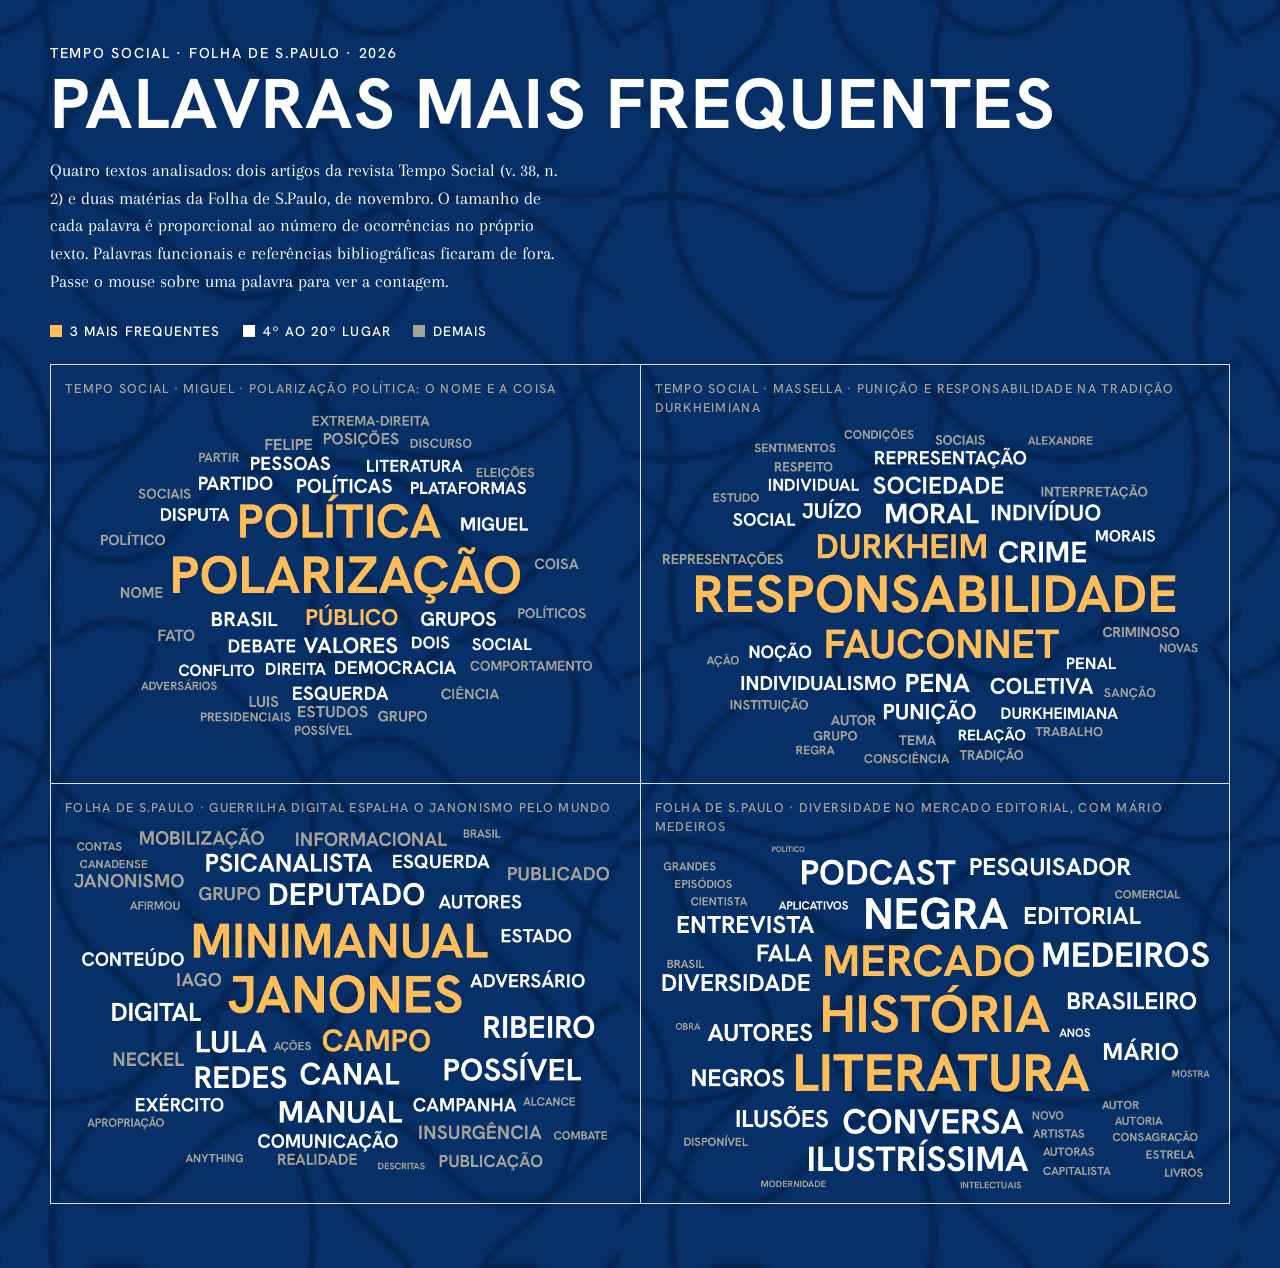
<file: nuvem-de-palavras/index.html>
<!doctype html>
<html lang="pt-BR">
<head>
<meta charset="utf-8">
<meta name="viewport" content="width=device-width, initial-scale=1">
<title>Nuvens de palavras</title>
<link rel="preconnect" href="https://fonts.googleapis.com">
<link rel="preconnect" href="https://fonts.gstatic.com" crossorigin>
<link rel="stylesheet" href="https://fonts.googleapis.com/css2?family=Arapey:ital@0;1&family=Hanken+Grotesk:wght@500;700&display=swap">
<style>
/* Layout: cabeçalho em caixa-alta sobre fundo azul-marinho com padrão de linhas curvas; quatro quadros de bordas finas, um por artigo. */
:root{
  --navy:#063067; --white:#ffffff; --amber:#ffbd59; --stone:#a7a299;
  --line:rgba(255,255,255,.85);
  --display:"Hanken Grotesk","Agrandir Tight Medium",system-ui,-apple-system,"Segoe UI",sans-serif;
  --serif:Arapey,Georgia,"Times New Roman",serif;
  color-scheme:dark;
}
body{
  background-color:var(--navy);
  background-image:url("[data-uri]");
  background-size:620px auto; background-repeat:repeat;
  color:var(--white); font:500 17px/1.5 var(--display);
}
main{max-width:1180px;margin:0 auto;padding-block:36px 56px;
  padding-left:max(16px,env(safe-area-inset-left,0px));padding-right:max(16px,env(safe-area-inset-right,0px))}
.eyebrow{font:500 .9rem/1.3 var(--display);letter-spacing:.12em;text-transform:uppercase;margin:0 0 6px}
h1{font:700 clamp(2.2rem,7vw,4.4rem)/1 var(--display);letter-spacing:.02em;text-transform:uppercase;margin:0 0 18px;text-wrap:balance}
p.sub{font:400 1.15rem/1.5 var(--serif);max-width:65ch;margin:0 0 26px;color:var(--white)}
.key{display:flex;flex-wrap:wrap;gap:6px 22px;margin:0 0 22px;padding:0;list-style:none;font-size:.85rem;letter-spacing:.08em;text-transform:uppercase}
.key li{display:flex;align-items:center;gap:8px}
.key i{width:12px;height:12px;display:inline-block;background:var(--c)}
.grid{display:grid;grid-template-columns:repeat(auto-fit,minmax(min(100%,520px),1fr));gap:0;border:1px solid var(--line);border-width:1px 0 0 1px}
figure{margin:0;padding:14px 14px 10px;min-width:0;border:1px solid var(--line);border-width:0 1px 1px 0}
figcaption{font-size:.8rem;letter-spacing:.1em;text-transform:uppercase;color:var(--stone);margin:0 0 6px;overflow-wrap:anywhere}
canvas{width:100%;height:auto;display:block}
.tip{position:fixed;pointer-events:none;background:var(--amber);color:var(--navy);font-weight:700;padding:4px 10px;font-size:.85rem;letter-spacing:.04em}
.tip[hidden]{display:none}
</style>
</head>
<body>
<main>
<p class="eyebrow">Tempo Social · Folha de S.Paulo · 2026</p>
<h1>Palavras mais frequentes</h1>
<p class="sub">Quatro textos analisados: dois artigos da revista Tempo Social (v. 38, n. 2) e duas matérias da Folha de S.Paulo, de novembro. O tamanho de cada palavra é proporcional ao número de ocorrências no próprio texto. Palavras funcionais e referências bibliográficas ficaram de fora. Passe o mouse sobre uma palavra para ver a contagem.</p>
<ul class="key" aria-label="Legenda de cores">
  <li style="--c:var(--amber)"><i></i>3 mais frequentes</li>
  <li style="--c:var(--white)"><i></i>4º ao 20º lugar</li>
  <li style="--c:var(--stone)"><i></i>demais</li>
</ul>
<div class="grid" id="grid"></div>
</main>
<div class="tip" id="tip" hidden></div>
<script>
const DATA = [{"arquivo":"TempoSocial_2026_Miguel_Polarizacao-politica.pdf","palavras":[["polarização",77],["política",65],["público",20],["valores",19],["brasil",17],["grupos",16],["políticas",16],["debate",15],["democracia",15],["esquerda",15],["miguel",15],["partido",15],["pessoas",15],["disputa",14],["direita",13],["dois",13],["literatura",13],["plataformas",13],["social",13],["conflito",12],["estudos",12],["fato",12],["felipe",12],["posições",12],["ciência",11],["coisa",11],["grupo",11],["luis",11],["nome",11],["político",11],["comportamento",10],["extrema-direita",10],["políticos",10],["sociais",10],["discurso",9],["eleições",9],["partir",9],["possível",9],["presidenciais",9],["adversários",8]],"titulo":"Tempo Social · Miguel · Polarização política: o nome e a coisa"},{"arquivo":"TempoSocial_2026_Massella_Punicao-tradicao-durkheimiana.pdf","palavras":[["responsabilidade",181],["fauconnet",113],["durkheim",83],["crime",62],["moral",56],["pena",49],["sociedade",42],["indivíduo",38],["coletiva",37],["punição",36],["juízo",34],["individualismo",31],["representação",28],["noção",25],["social",25],["individual",23],["penal",22],["durkheimiana",21],["morais",21],["relação",19],["autor",17],["criminoso",17],["representações",17],["interpretação",16],["tema",16],["grupo",15],["instituição",15],["respeito",15],["sociais",15],["trabalho",15],["tradição",15],["consciência",14],["sanção",14],["ação",13],["condições",13],["estudo",13],["novas",13],["regra",13],["sentimentos",13],["alexandre",12]],"titulo":"Tempo Social · Massella · Punição e responsabilidade na tradição durkheimiana"},{"arquivo":"Folha_2026-11_Guerrilha-digital-janonismo.md","palavras":[["janones",10],["minimanual",9],["campo",5],["canal",5],["deputado",5],["lula",5],["manual",5],["possível",5],["redes",5],["ribeiro",5],["digital",4],["psicanalista",4],["adversário",3],["autores",3],["campanha",3],["comunicação",3],["conteúdo",3],["esquerda",3],["estado",3],["exército",3],["grupo",3],["iago",3],["informacional",3],["insurgência",3],["janonismo",3],["mobilização",3],["neckel",3],["publicado",3],["publicação",3],["realidade",3],["afirmou",2],["alcance",2],["anything",2],["apropriação",2],["ações",2],["brasil",2],["canadense",2],["combate",2],["contas",2],["descritas",2]],"titulo":"Folha de S.Paulo · Guerrilha digital espalha o janonismo pelo mundo"},{"arquivo":"Folha_2026-11_Medeiros_Diversidade-mercado-editorial.md","palavras":[["história",6],["literatura",6],["mercado",5],["negra",5],["conversa",4],["ilustríssima",4],["medeiros",4],["podcast",4],["autores",3],["brasileiro",3],["diversidade",3],["editorial",3],["entrevista",3],["fala",3],["ilusões",3],["mário",3],["negros",3],["pesquisador",3],["anos",2],["aplicativos",2],["artistas",2],["autor",2],["autoras",2],["autoria",2],["brasil",2],["capitalista",2],["cientista",2],["comercial",2],["consagração",2],["disponível",2],["episódios",2],["estrela",2],["grandes",2],["intelectuais",2],["livros",2],["modernidade",2],["mostra",2],["novo",2],["obra",2],["político",2]],"titulo":"Folha de S.Paulo · Diversidade no mercado editorial, com Mário Medeiros"}];
const W = 960, H = 600;
const FONT = '"Hanken Grotesk","Agrandir Tight Medium",system-ui,-apple-system,"Segoe UI",sans-serif';
const css = n => getComputedStyle(document.documentElement).getPropertyValue(n).trim();

function layout(words, ctx) {
  const max = words[0][1], min = words[words.length-1][1];
  const placed = [];
  const cx = W/2, cy = H/2;
  words.forEach(([text, n], i) => {
    const label = text.toUpperCase();
    const t = max === min ? 1 : (Math.sqrt(n) - Math.sqrt(min)) / (Math.sqrt(max) - Math.sqrt(min));
    let size = 20 + t * 70;
    for (let tries = 0; tries < 6; tries++, size *= 0.9) {
      ctx.font = `700 ${size}px ${FONT}`;
      const w = ctx.measureText(label).width + 10, h = size * 1.05;
      for (let a = 0, r = 0; r < Math.max(W, H); a += 0.35, r += 0.9) {
        const x = cx + r * 1.5 * Math.cos(a) - w/2, y = cy + r * Math.sin(a) - h/2;
        if (x < 4 || y < 4 || x + w > W - 4 || y + h > H - 4) continue;
        if (placed.every(p => x + w < p.x || p.x + p.w < x || y + h < p.y || p.y + p.h < y)) {
          placed.push({text, label, n, x, y, w, h, size, i}); return;
        }
      }
    }
  });
  return placed;
}

function draw(canvas, placed) {
  const dpr = window.devicePixelRatio || 1;
  canvas.width = W * dpr; canvas.height = H * dpr;
  const ctx = canvas.getContext('2d');
  ctx.scale(dpr, dpr);
  ctx.clearRect(0, 0, W, H);
  const amber = css('--amber'), white = css('--white'), stone = css('--stone');
  ctx.textBaseline = 'middle';
  placed.forEach(p => {
    ctx.font = `700 ${p.size}px ${FONT}`;
    ctx.fillStyle = p.i < 3 ? amber : p.i < 20 ? white : stone;
    ctx.fillText(p.label, p.x + 5, p.y + p.h/2);
  });
}

const tip = document.getElementById('tip');
function build() {
  DATA.forEach(d => {
    const fig = document.createElement('figure');
    const cap = document.createElement('figcaption'); cap.textContent = d.titulo;
    const cv = document.createElement('canvas');
    cv.setAttribute('role', 'img');
    cv.setAttribute('aria-label', 'Nuvem de palavras de ' + d.titulo + '. Mais frequentes: ' + d.palavras.slice(0, 8).map(p => p[0] + ' (' + p[1] + ')').join(', '));
    fig.append(cap, cv); document.getElementById('grid').append(fig);
    const placed = layout(d.palavras, cv.getContext('2d'));
    draw(cv, placed);
    cv.addEventListener('mousemove', e => {
      const r = cv.getBoundingClientRect(), k = W / r.width;
      const x = (e.clientX - r.left) * k, y = (e.clientY - r.top) * k;
      const hit = placed.find(p => x >= p.x && x <= p.x + p.w && y >= p.y && y <= p.y + p.h);
      if (hit) { tip.textContent = hit.label + ' · ' + hit.n + (hit.n === 1 ? ' ocorrência' : ' ocorrências'); tip.hidden = false;
        tip.style.left = (e.clientX + 12) + 'px'; tip.style.top = (e.clientY + 12) + 'px'; }
      else tip.hidden = true;
    });
    cv.addEventListener('mouseleave', () => tip.hidden = true);
  });
}
// Espera as fontes carregarem para medir as palavras com a tipografia certa (máx. 2,5 s).
const fontsReady = (document.fonts && document.fonts.load)
  ? Promise.race([document.fonts.load('700 40px "Hanken Grotesk"'), new Promise(r => setTimeout(r, 2500))])
  : Promise.resolve();
fontsReady.catch(() => {}).then(build);
</script>

</body>
</html>
</file>
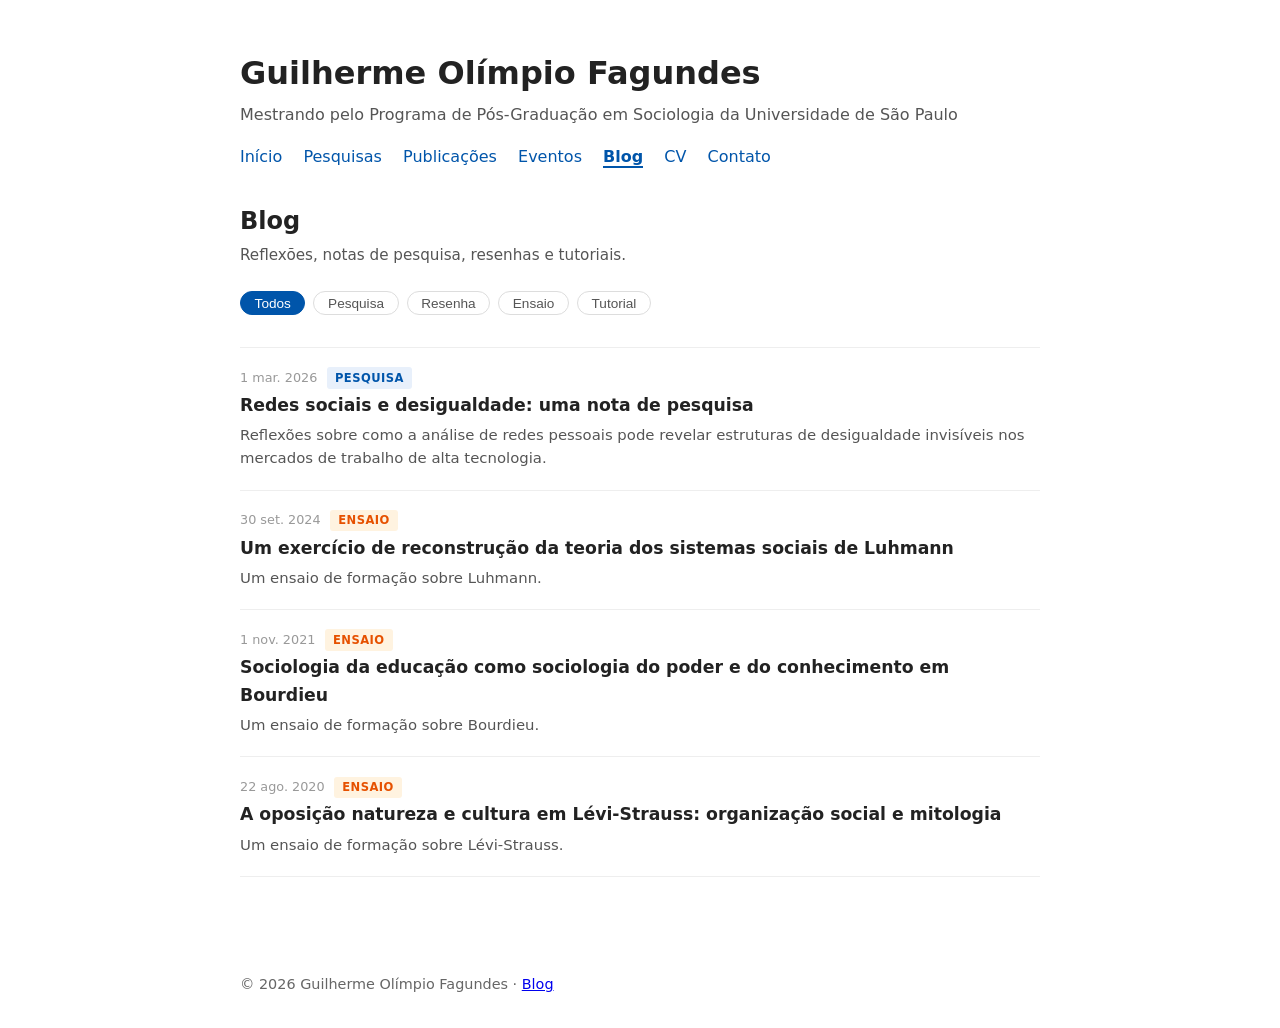
<file: blog.html>
<!DOCTYPE html>
<html lang="pt-BR">
<head>
  <meta charset="UTF-8" />
  <meta name="viewport" content="width=device-width, initial-scale=1.0" />
  <title>Blog · Guilherme Olímpio Fagundes</title>
  <style>
    body { font-family: system-ui, -apple-system, BlinkMacSystemFont, sans-serif; margin: 0; padding: 0; color: #222; background: #fff; line-height: 1.6; }
    header { max-width: 800px; margin: 3rem auto 2rem; padding: 0 1rem; }
    header h1 { margin-bottom: 0.2rem; }
    header p  { margin-top: 0; color: #555; }
    nav { margin-top: 1rem; }
    nav a { margin-right: 1rem; text-decoration: none; color: #0055aa; }
    nav a:hover { text-decoration: underline; }
    nav a.active { font-weight: 600; border-bottom: 2px solid #0055aa; }
    main { max-width: 800px; margin: 0 auto; padding: 0 1rem 4rem; }
    footer { max-width: 800px; margin: 2rem auto; padding: 0 1rem; font-size: 0.9rem; color: #666; }

    /* ── Filter bar ── */
    #filter-bar {
      display: flex;
      gap: 0.5rem;
      flex-wrap: wrap;
      margin: 1.5rem 0 2rem;
    }
    .filter-btn {
      background: none;
      border: 1px solid #ddd;
      border-radius: 20px;
      padding: 0.2rem 0.85rem;
      font-size: 0.85rem;
      cursor: pointer;
      color: #555;
      transition: border-color 0.15s, color 0.15s, background 0.15s;
    }
    .filter-btn:hover { border-color: #0055aa; color: #0055aa; }
    .filter-btn.active { background: #0055aa; color: #fff; border-color: #0055aa; }

    /* ── Post cards ── */
    #post-list { display: flex; flex-direction: column; gap: 0; }

    .post-card {
      display: block;
      padding: 1.2rem 0;
      border-bottom: 1px solid #eee;
      text-decoration: none;
      color: inherit;
    }
    .post-card:first-child { border-top: 1px solid #eee; }
    .post-card:hover .post-title { color: #0055aa; }

    .post-meta {
      font-size: 0.8rem;
      color: #999;
      margin-bottom: 0.2rem;
      display: flex;
      align-items: center;
      gap: 0.6rem;
    }
    .post-category {
      display: inline-block;
      font-size: 0.72rem;
      text-transform: uppercase;
      letter-spacing: 0.04em;
      padding: 0.1rem 0.5rem;
      border-radius: 3px;
      font-weight: 600;
    }
    .cat-pesquisa  { background: #e8f0fb; color: #0055aa; }
    .cat-resenha   { background: #fce8e8; color: #c62828; }
    .cat-tutorial  { background: #e8f5e9; color: #2e7d32; }
    .cat-ensaio    { background: #fff3e0; color: #e65100; }

    .post-title {
      font-size: 1.08rem;
      font-weight: 600;
      margin: 0 0 0.3rem;
      transition: color 0.15s;
    }
    .post-summary {
      font-size: 0.93rem;
      color: #555;
      margin: 0;
      line-height: 1.55;
    }

    #no-results { color: #999; font-size: 0.95rem; display: none; padding: 1rem 0; }
  </style>
</head>
<body>

<header>
  <h1><a href="index.html" style="text-decoration:none;color:inherit;">Guilherme Olímpio Fagundes</a></h1>
  <p>Mestrando pelo Programa de Pós-Graduação em Sociologia da Universidade de São Paulo</p>
  <nav>
    <a href="index.html">Início</a>
    <a href="index.html#research">Pesquisas</a>
    <a href="index.html#publications">Publicações</a>
    <a href="index.html#events">Eventos</a>
    <a href="blog.html" class="active">Blog</a>
    <a href="index.html#cv">CV</a>
    <a href="index.html#contact">Contato</a>
  </nav>
</header>

<main>
  <h2 style="margin-bottom:0.2rem;">Blog</h2>
  <p style="color:#555;margin-top:0;font-size:0.95rem;">Reflexões, notas de pesquisa, resenhas e tutoriais.</p>

  <div id="filter-bar">
    <button class="filter-btn active" data-cat="all">Todos</button>
    <button class="filter-btn" data-cat="pesquisa">Pesquisa</button>
    <button class="filter-btn" data-cat="resenha">Resenha</button>
    <button class="filter-btn" data-cat="ensaio">Ensaio</button>
    <button class="filter-btn" data-cat="tutorial">Tutorial</button>
  </div>

  <div id="post-list"></div>
  <p id="no-results">Nenhum post nesta categoria ainda.</p>
</main>

<footer><p>© 2026 Guilherme Olímpio Fagundes · <a href="blog.html">Blog</a></p></footer>

<script>
(async function () {

  const LABELS = {
    pesquisa: "Pesquisa",
    resenha:  "Resenha",
    tutorial: "Tutorial",
    ensaio:   "Ensaio"
  };

  // Format date as "1 mar. 2026"
  function fmtDate(iso) {
    const [y, m, d] = iso.split("-").map(Number);
    const months = ["jan.","fev.","mar.","abr.","mai.","jun.","jul.","ago.","set.","out.","nov.","dez."];
    return `${d} ${months[m-1]} ${y}`;
  }

  // Load posts index
  let posts = [];
  try {
    const res = await fetch("posts/posts.json");
    posts = await res.json();
    // Sort newest first
    posts.sort((a, b) => b.date.localeCompare(a.date));
  } catch (e) {
    document.getElementById("post-list").innerHTML =
      `<p style="color:#c00">Erro ao carregar posts. Verifique se <code>posts/posts.json</code> existe.</p>`;
    return;
  }

  const list    = document.getElementById("post-list");
  const noRes   = document.getElementById("no-results");
  let activeCat = "all";

  function renderPosts() {
    const filtered = activeCat === "all" ? posts : posts.filter(p => p.category === activeCat);
    list.innerHTML = "";
    noRes.style.display = filtered.length === 0 ? "block" : "none";

    filtered.forEach(p => {
      const a = document.createElement("a");
      a.className = "post-card";
      a.href = `post.html?slug=${encodeURIComponent(p.slug)}`;
      a.innerHTML = `
        <div class="post-meta">
          <span>${fmtDate(p.date)}</span>
          <span class="post-category cat-${p.category}">${LABELS[p.category] || p.category}</span>
        </div>
        <p class="post-title">${p.title}</p>
        <p class="post-summary">${p.summary}</p>
      `;
      list.appendChild(a);
    });
  }

  // Filter buttons
  document.querySelectorAll(".filter-btn").forEach(btn => {
    btn.addEventListener("click", () => {
      document.querySelectorAll(".filter-btn").forEach(b => b.classList.remove("active"));
      btn.classList.add("active");
      activeCat = btn.dataset.cat;
      renderPosts();
    });
  });

  renderPosts();

})();
</script>

</body>
</html>
</file>
